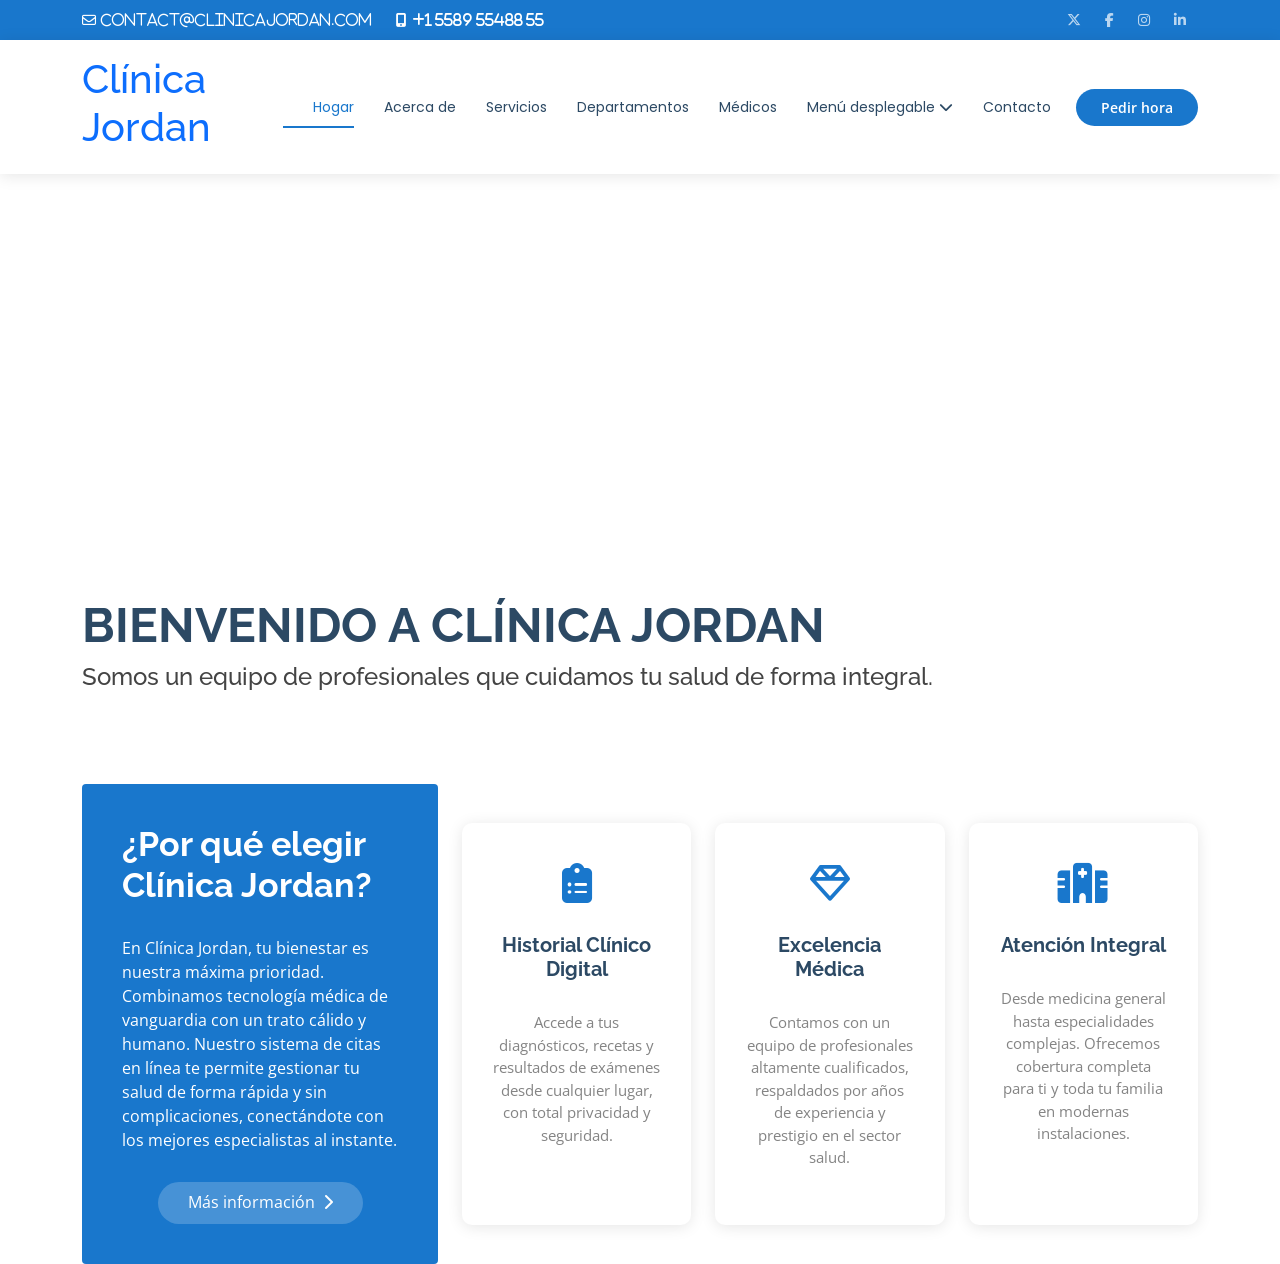
<file: public/index.html>
<!DOCTYPE html>
<html lang="es">
<head>
  <meta charset="UTF-8">
  <meta name="viewport" content="width=device-width, initial-scale=1.0">
  <title>Clínica Jordan - Inicio</title>
  
  <!-- Fonts -->
  <link href="https://fonts.googleapis.com/css2?family=Open+Sans:wght@300;400;500;600;700&family=Raleway:wght@300;400;500;600;700&family=Poppins:wght@300;400;500;600;700&display=swap" rel="stylesheet">
  
  <!-- Bootstrap CSS -->
  <link href="https://cdn.jsdelivr.net/npm/bootstrap@5.3.0/dist/css/bootstrap.min.css" rel="stylesheet">
  
  <!-- FontAwesome -->
  <link rel="stylesheet" href="https://cdnjs.cloudflare.com/ajax/libs/font-awesome/6.5.1/css/all.min.css">
  
  <style>
    :root {
      --primary: #1977cc;
      --secondary: #3291e6;
      --dark: #2c4964;
    }
    
    body {
      font-family: "Open Sans", sans-serif;
      color: #444444;
    }

    a {
      text-decoration: none;
    }

    h1, h2, h3, h4, h5, h6 {
      font-family: "Raleway", sans-serif;
    }

    /* Top Bar */
    #topbar {
      background: #1977cc;
      color: #fff;
      height: 40px;
      font-size: 14px;
      transition: all 0.5s;
      z-index: 996;
    }
    #topbar .contact-info i {
      font-style: normal;
      color: #fff;
    }
    #topbar .contact-info i a, #topbar .contact-info i span {
      padding-left: 5px;
      color: #fff;
    }
    #topbar .social-links a {
      color: rgba(255, 255, 255, 0.7);
      padding: 4px 12px;
      display: inline-block;
      line-height: 1px;
      transition: 0.3s;
    }
    #topbar .social-links a:hover {
      color: #fff;
    }

    /* Header */
    #header {
      background: #fff;
      transition: all 0.5s;
      z-index: 997;
      padding: 15px 0;
      box-shadow: 0px 2px 15px rgba(0, 0, 0, 0.1);
    }
    #header .logo h1 {
      font-size: 30px;
      margin: 0;
      padding: 0;
      line-height: 1;
      font-weight: 700;
      letter-spacing: 0.5px;
      font-family: "Poppins", sans-serif;
    }
    #header .logo h1 a {
      color: var(--dark);
    }

    /* Navbar */
    .navbar {
      padding: 0;
    }
    .navbar ul {
      margin: 0;
      padding: 0;
      display: flex;
      list-style: none;
      align-items: center;
    }
    .navbar li {
      position: relative;
    }
    .navbar a, .navbar a:focus {
      display: flex;
      align-items: center;
      justify-content: space-between;
      padding: 10px 0 10px 30px;
      font-family: "Poppins", sans-serif;
      font-size: 14px;
      color: var(--dark);
      white-space: nowrap;
      transition: 0.3s;
    }
    .navbar a:hover, .navbar .active, .navbar .active:focus, .navbar li:hover > a {
      color: var(--primary);
    }
    .navbar .active {
      border-bottom: 2px solid var(--primary);
      padding-bottom: 8px;
    }
    .navbar .dropdown ul {
      display: none;
      position: absolute;
      left: 14px;
      top: calc(100% + 30px);
      margin: 0;
      padding: 10px 0;
      z-index: 99;
      opacity: 0;
      visibility: hidden;
      background: #fff;
      box-shadow: 0px 0px 30px rgba(127, 137, 161, 0.25);
      transition: 0.3s;
      flex-direction: column;
    }
    .navbar .dropdown ul li {
      min-width: 200px;
    }
    .navbar .dropdown ul a {
      padding: 10px 20px;
      text-transform: none;
    }
    .navbar .dropdown:hover > ul {
      opacity: 1;
      top: 100%;
      visibility: visible;
      display: flex;
    }
    
    .appointment-btn {
      margin-left: 25px;
      background: var(--primary);
      color: #fff !important;
      border-radius: 50px;
      padding: 8px 25px !important;
      white-space: nowrap;
      transition: 0.3s;
      font-size: 14px;
      font-weight: 600;
    }
    .appointment-btn:hover {
      background: #166ab5;
      color: #fff;
    }

    /* Hero Section */
    #hero {
      width: 100%;
      height: 90vh;
      background: url("https://images.unsplash.com/photo-1638202993928-7267aad84c31?q=80&w=1920&auto=format&fit=crop") top center;
      background-size: cover;
      position: relative;
      margin-bottom: -200px;
    }
    #hero .container {
      position: relative;
      padding-top: 130px;
    }
    #hero::before {
      content: "";
      background: rgba(255, 255, 255, 0.85);
      background: linear-gradient(to right, rgba(255,255,255,1) 0%, rgba(255,255,255,0.7) 50%, rgba(255,255,255,0) 100%);
      position: absolute;
      bottom: 0;
      top: 0;
      left: 0;
      right: 0;
    }
    #hero h1 {
      margin: 0;
      font-size: 48px;
      font-weight: 700;
      line-height: 56px;
      text-transform: uppercase;
      color: var(--dark);
    }
    #hero h2 {
      color: #444444;
      margin: 10px 0 0 0;
      font-size: 24px;
    }

    /* Why Us Section */
    .why-us .container {
      position: relative;
      z-index: 10;
    }
    .why-us .content {
      padding: 40px;
      background: var(--primary);
      border-radius: 4px;
      color: #fff;
    }
    .why-us .content h3 {
      font-weight: 700;
      font-size: 34px;
      margin-bottom: 30px;
    }
    .why-us .content p {
      margin-bottom: 30px;
    }
    .why-us .content .more-btn {
      display: inline-block;
      background: rgba(255, 255, 255, 0.2);
      padding: 8px 30px 10px 30px;
      color: #fff;
      border-radius: 50px;
      transition: all ease-in-out 0.4s;
    }
    .why-us .content .more-btn:hover {
      color: var(--primary);
      background: #fff;
    }
    .why-us .icon-boxes .icon-box {
      text-align: center;
      border-radius: 10px;
      background: #fff;
      box-shadow: 0px 2px 15px rgba(0, 0, 0, 0.1);
      padding: 40px 30px;
      width: 100%;
      height: 100%;
    }
    .why-us .icon-boxes .icon-box i {
      font-size: 40px;
      color: var(--primary);
      margin-bottom: 30px;
    }
    .why-us .icon-boxes .icon-box h4 {
      font-size: 20px;
      font-weight: 700;
      margin: 0 0 30px 0;
      color: var(--dark);
    }
    .why-us .icon-boxes .icon-box p {
      font-size: 15px;
      color: #848484;
    }
  </style>
</head>
<body>

  <!-- Top Bar -->
  <div id="topbar" class="d-flex align-items-center">
    <div class="container d-flex justify-content-between">
      <div class="contact-info d-flex align-items-center">
        <i class="fa-regular fa-envelope"><a href="mailto:contact@clinicajordan.com">contact@clinicajordan.com</a></i>
        <i class="fa-solid fa-mobile-screen-button ms-4"><span>+1 5589 55488 55</span></i>
      </div>
      <div class="social-links d-none d-md-flex align-items-center">
        <a href="#" class="twitter"><i class="fa-brands fa-x-twitter"></i></a>
        <a href="#" class="facebook"><i class="fa-brands fa-facebook-f"></i></a>
        <a href="#" class="instagram"><i class="fa-brands fa-instagram"></i></a>
        <a href="#" class="linkedin"><i class="fa-brands fa-linkedin-in"></i></a>
      </div>
    </div>
  </div>

  <!-- Header -->
  <header id="header" class="sticky-top">
    <div class="container d-flex align-items-center">
      <h1 class="logo me-auto"><a href="index.html">Clínica Jordan</a></h1>
      
      <nav id="navbar" class="navbar order-last order-lg-0">
        <ul>
          <li><a class="nav-link scrollto active" href="#hero">Hogar</a></li>
          <li><a class="nav-link scrollto" href="#about">Acerca de</a></li>
          <li><a class="nav-link scrollto" href="#services">Servicios</a></li>
          <li><a class="nav-link scrollto" href="#departments">Departamentos</a></li>
          <li><a class="nav-link scrollto" href="#doctors">Médicos</a></li>
          <li class="dropdown"><a href="#"><span>Menú desplegable</span> <i class="fa-solid fa-chevron-down ms-1"></i></a>
            <ul>
              <li><a href="#">Opción 1</a></li>
              <li><a href="#">Opción 2</a></li>
            </ul>
          </li>
          <li><a class="nav-link scrollto" href="#contact">Contacto</a></li>
        </ul>
      </nav>

      <a href="portal.html" class="appointment-btn scrollto">Pedir hora</a>
    </div>
  </header>

  <!-- Hero Section -->
  <section id="hero" class="d-flex align-items-center">
    <div class="container">
      <h1>BIENVENIDO A CLÍNICA JORDAN</h1>
      <h2>Somos un equipo de profesionales que cuidamos tu salud de forma integral.</h2>
    </div>
  </section>

  <main id="main">
    <!-- Why Us Section -->
    <section id="why-us" class="why-us">
      <div class="container">
        <div class="row">
          <div class="col-lg-4 d-flex align-items-stretch">
            <div class="content">
              <h3>¿Por qué elegir Clínica Jordan?</h3>
              <p>
                En Clínica Jordan, tu bienestar es nuestra máxima prioridad. Combinamos tecnología médica de vanguardia con un trato cálido y humano. Nuestro sistema de citas en línea te permite gestionar tu salud de forma rápida y sin complicaciones, conectándote con los mejores especialistas al instante.
              </p>
              <div class="text-center">
                <a href="#" class="more-btn">Más información <i class="fa-solid fa-chevron-right ms-1"></i></a>
              </div>
            </div>
          </div>
          <div class="col-lg-8 d-flex align-items-stretch">
            <div class="icon-boxes d-flex flex-column justify-content-center">
              <div class="row">
                <div class="col-xl-4 d-flex align-items-stretch">
                  <div class="icon-box mt-4 mt-xl-0">
                    <i class="fa-solid fa-clipboard-list"></i>
                    <h4>Historial Clínico Digital</h4>
                    <p>Accede a tus diagnósticos, recetas y resultados de exámenes desde cualquier lugar, con total privacidad y seguridad.</p>
                  </div>
                </div>
                <div class="col-xl-4 d-flex align-items-stretch">
                  <div class="icon-box mt-4 mt-xl-0">
                    <i class="fa-regular fa-gem"></i>
                    <h4>Excelencia Médica</h4>
                    <p>Contamos con un equipo de profesionales altamente cualificados, respaldados por años de experiencia y prestigio en el sector salud.</p>
                  </div>
                </div>
                <div class="col-xl-4 d-flex align-items-stretch">
                  <div class="icon-box mt-4 mt-xl-0">
                    <i class="fa-solid fa-hospital"></i>
                    <h4>Atención Integral</h4>
                    <p>Desde medicina general hasta especialidades complejas. Ofrecemos cobertura completa para ti y toda tu familia en modernas instalaciones.</p>
                  </div>
                </div>
              </div>
            </div>
          </div>
        </div>
      </div>
    </section>
  </main>

  <script src="https://cdn.jsdelivr.net/npm/bootstrap@5.3.0/dist/js/bootstrap.bundle.min.js"></script>
</body>
</html>
</file>
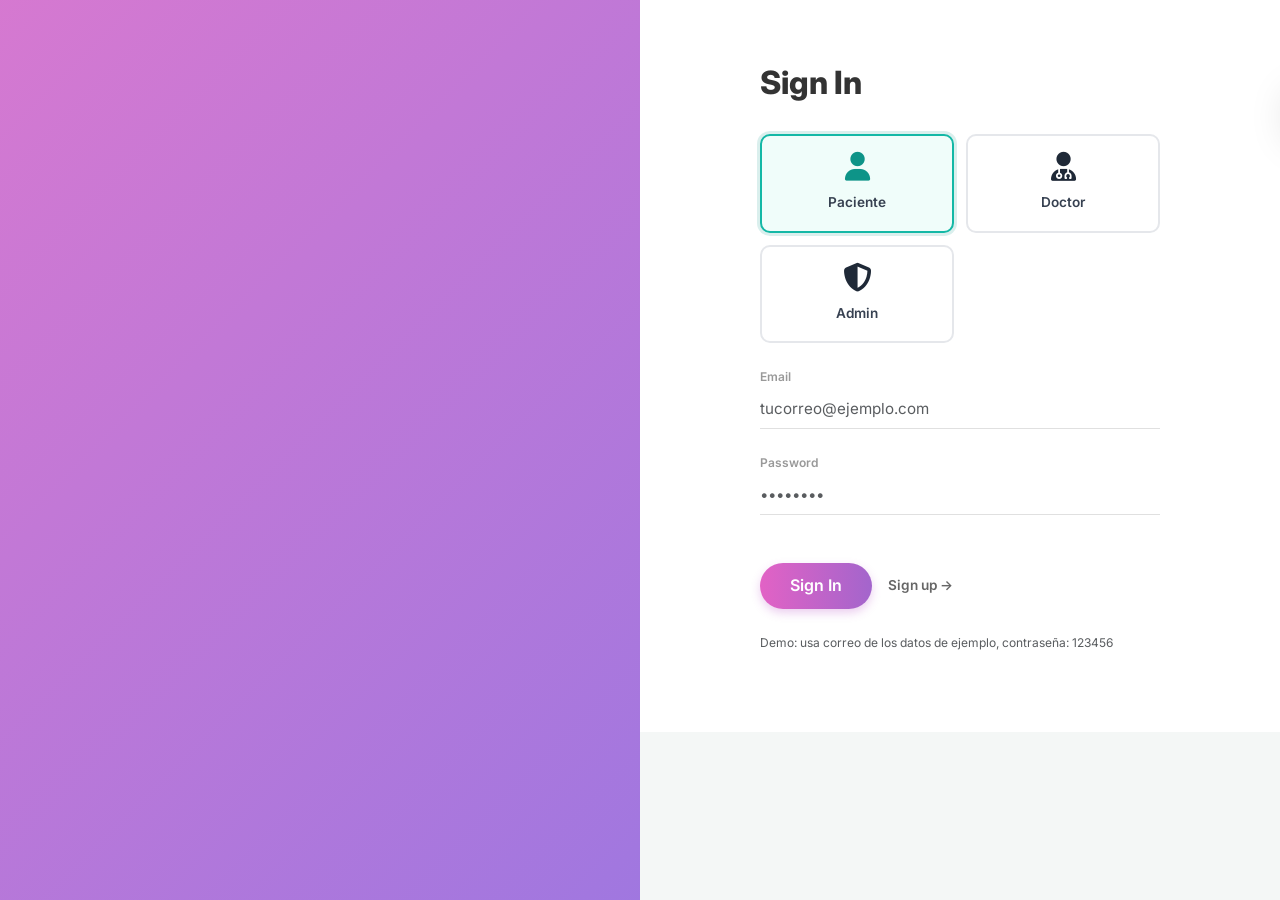
<file: public/portal.html>
<!DOCTYPE html>
<html lang="es">
<head>
  <meta charset="UTF-8">
  <meta name="viewport" content="width=device-width, initial-scale=1.0">
  <meta name="description" content="Clínica Jordan - Sistema profesional de gestión de citas médicas">
  <title>Clínica Jordan - Citas Médicas</title>
  <link rel="preconnect" href="https://fonts.googleapis.com">
  <link rel="preconnect" href="https://fonts.gstatic.com" crossorigin>
  <link href="https://fonts.googleapis.com/css2?family=Inter:wght@300;400;500;600;700;800&display=swap" rel="stylesheet">
  <link rel="stylesheet" href="https://cdnjs.cloudflare.com/ajax/libs/font-awesome/6.5.1/css/all.min.css">
  <link href="https://cdn.jsdelivr.net/npm/bootstrap@5.3.0/dist/css/bootstrap.min.css" rel="stylesheet">
  <link rel="stylesheet" href="css/styles.css">
</head>
<body>
  <!-- ═══════════════════════════════════════════════════════ -->
  <!-- LOGIN / REGISTER SCREEN                                 -->
  <!-- ═══════════════════════════════════════════════════════ -->
  <div class="auth-screen" id="authScreen">
    <div class="auth-bg">
      <div class="auth-bg__shape auth-bg__shape--1"></div>
      <div class="auth-bg__shape auth-bg__shape--2"></div>
      <div class="auth-bg__shape auth-bg__shape--3"></div>
    </div>
    <div class="auth-container" id="authContainer">
      <!-- Content rendered by JS -->
    </div>
  </div>

  <!-- ═══════════════════════════════════════════════════════ -->
  <!-- APP SHELL (hidden until login)                          -->
  <!-- ═══════════════════════════════════════════════════════ -->
  <div class="app-shell" id="appShell" style="display:none">
    
    <!-- HEADER / NAVBAR -->
    <header class="header" id="mainHeader">
      <div class="header__brand">
        <div class="header__logo">
          <i class="fa-solid fa-staff-snake"></i>
        </div>
        <span class="header__title">Clínica Jordan</span>
      </div>

      <nav class="header__nav" id="mainNav"></nav>

      <div class="header__actions">
        <button class="header__notif-btn" id="notifBtn" title="Notificaciones">
          <i class="fa-solid fa-bell"></i>
          <span class="notif-badge" id="notifBadge" style="display:none">0</span>
        </button>
        <div class="user-menu" id="userMenu">
          <div class="user-avatar">
            <i class="fa-solid fa-user-circle"></i>
          </div>
          <span class="user-name" id="currentUserName">Usuario</span>
          <i class="fa-solid fa-chevron-down"></i>
        </div>
        <button class="btn btn--danger" style="margin-left: 15px; padding: 6px 12px; display: flex; align-items: center; gap: 6px; font-size: 0.85rem;" onclick="logout()" title="Cerrar Sesión">
          <i class="fa-solid fa-right-from-bracket"></i>
          <span class="d-none d-md-inline">Salir</span>
        </button>
      </div>
    </header>

    <!-- SIDEBAR (Patient Portal) -->
    <aside class="sidebar" id="sidebar">
      <div class="sidebar__logo">
        <div class="sidebar__logo-icon">
          <i class="fa-solid fa-staff-snake"></i>
        </div>
        <span class="sidebar__logo-text">Clínica<br>Jordan</span>
      </div>
      <nav class="sidebar__nav" id="sidebarNav"></nav>
      <div class="sidebar__user" id="sidebarUser"></div>
    </aside>

    <!-- MAIN CONTENT -->
    <main class="main" id="mainContent">
      <div class="loading-screen" id="loadingScreen">
        <div class="loading-spinner"></div>
        <p>Cargando sistema...</p>
      </div>
    </main>
  </div>

  <!-- ═══════════════════════════════════════════════════════ -->
  <!-- MODAL                                                   -->
  <!-- ═══════════════════════════════════════════════════════ -->
  <div class="modal-overlay" id="modalOverlay">
    <div class="modal" id="modal">
      <div class="modal__header">
        <h3 class="modal__title" id="modalTitle">Modal</h3>
        <button class="modal__close" id="modalClose">&times;</button>
      </div>
      <div class="modal__body" id="modalBody"></div>
    </div>
  </div>

  <!-- TOAST NOTIFICATIONS -->
  <div class="toast-container" id="toastContainer"></div>

  <!-- NOTIFICATIONS PANEL -->
  <div class="notif-panel" id="notifPanel">
    <div class="notif-panel__header">
      <h4>Notificaciones</h4>
      <button class="btn btn--sm" id="markAllRead">Marcar leídas</button>
    </div>
    <div class="notif-panel__list" id="notifList"></div>
  </div>

  <script src="https://cdn.jsdelivr.net/npm/bootstrap@5.3.0/dist/js/bootstrap.bundle.min.js"></script>
  <script src="js/app.js"></script>
</body>
</html>
</file>
<file: public/css/styles.css>
/* ═══════════════════════════════════════════════════════════
   CLÍNICA JORDAN - Design System v2
   ═══════════════════════════════════════════════════════════ */

:root {
  --primary-900: #0c2340;
  --primary-800: #1a365d;
  --primary-700: #1e3a5f;
  --primary-600: #2a4a7f;
  --primary-500: #3b6ba5;
  --primary-400: #5b8ec9;
  --primary-300: #8bb4de;
  --primary-200: #bdd5ef;
  --primary-100: #e0ecf7;
  --primary-50:  #f0f6fc;

  --teal-700: #0f766e;
  --teal-600: #0d9488;
  --teal-500: #14b8a6;
  --teal-400: #2dd4bf;
  --teal-300: #5eead4;
  --teal-200: #99f6e4;
  --teal-100: #ccfbf1;
  --teal-50:  #f0fdfa;

  --gray-900: #111827;
  --gray-800: #1f2937;
  --gray-700: #374151;
  --gray-600: #4b5563;
  --gray-500: #6b7280;
  --gray-400: #9ca3af;
  --gray-300: #d1d5db;
  --gray-200: #e5e7eb;
  --gray-100: #f3f4f6;
  --gray-50:  #f9fafb;
  --white:    #ffffff;

  --success: #22c55e;
  --warning: #f59e0b;
  --danger:  #ef4444;
  --info:    #3b82f6;

  --shadow-sm:  0 1px 2px rgba(0,0,0,0.06);
  --shadow-md:  0 4px 6px -1px rgba(0,0,0,0.08), 0 2px 4px -1px rgba(0,0,0,0.04);
  --shadow-lg:  0 10px 25px -5px rgba(0,0,0,0.1), 0 8px 10px -6px rgba(0,0,0,0.04);
  --shadow-xl:  0 20px 40px -10px rgba(0,0,0,0.15);

  --radius-sm: 6px;
  --radius-md: 10px;
  --radius-lg: 16px;
  --radius-xl: 24px;
  --radius-full: 9999px;

  --transition-fast: 150ms cubic-bezier(0.4, 0, 0.2, 1);
  --transition-base: 250ms cubic-bezier(0.4, 0, 0.2, 1);
  --transition-slow: 400ms cubic-bezier(0.4, 0, 0.2, 1);

  --header-height: 64px;
  --sidebar-width: 220px;
}

*, *::before, *::after { margin:0; padding:0; box-sizing:border-box; }
html { scroll-behavior:smooth; font-size:16px; }
body {
  font-family: 'Inter', -apple-system, BlinkMacSystemFont, sans-serif;
  color: var(--gray-800);
  background: #f4f7f6; /* Fondo más claro para los dashboards */
  line-height: 1.6;
  min-height: 100vh;
  overflow-x: hidden;
}
a { text-decoration:none; color:inherit; }
button { cursor:pointer; border:none; background:none; font-family:inherit; font-size:inherit; }
img { max-width:100%; display:block; }

/* ═══════════════════════════════════════════════════════════
   AUTH SCREEN
   ═══════════════════════════════════════════════════════════ */
.auth-screen {
  min-height: 100vh;
  display: flex;
  align-items: center;
  justify-content: center;
  background: linear-gradient(135deg, var(--primary-900) 0%, var(--primary-700) 50%, var(--teal-700) 100%);
  position: relative;
  overflow: hidden;
}

.auth-bg__shape {
  position: absolute;
  border-radius: 50%;
  opacity: 0.08;
  background: var(--white);
}
.auth-bg__shape--1 { width: 600px; height: 600px; top: -200px; right: -100px; }
.auth-bg__shape--2 { width: 400px; height: 400px; bottom: -150px; left: -100px; }
.auth-bg__shape--3 { width: 200px; height: 200px; top: 50%; left: 50%; transform: translate(-50%, -50%); }

.auth-container {
  position: relative;
  z-index: 10;
  width: 100%;
  max-width: 480px;
  padding: 20px;
}

.auth-card {
  background: var(--white);
  border-radius: var(--radius-xl);
  box-shadow: var(--shadow-xl);
  overflow: hidden;
  animation: scaleIn 0.4s ease-out;
}

.auth-card__header {
  padding: 32px 32px 20px;
  text-align: center;
}

.auth-card__logo {
  width: 64px;
  height: 64px;
  background: linear-gradient(135deg, var(--teal-600), var(--teal-400));
  border-radius: var(--radius-lg);
  display: flex;
  align-items: center;
  justify-content: center;
  margin: 0 auto 16px;
  font-size: 1.8rem;
  color: var(--white);
  box-shadow: 0 4px 14px rgba(13,148,136,0.4);
}

.auth-card__header h1 {
  font-size: 1.5rem;
  font-weight: 800;
  color: var(--gray-900);
  margin-bottom: 4px;
}

.auth-card__header p {
  color: var(--gray-500);
  font-size: 0.875rem;
}

.auth-card__body {
  padding: 8px 32px 32px;
}

/* Auth tabs */
.auth-tabs {
  display: flex;
  margin-bottom: 20px;
  background: var(--gray-100);
  border-radius: var(--radius-full);
  padding: 3px;
}

.auth-tab {
  flex: 1;
  padding: 10px;
  text-align: center;
  border-radius: var(--radius-full);
  font-size: 0.85rem;
  font-weight: 600;
  color: var(--gray-500);
  transition: all var(--transition-fast);
}

.auth-tab.active {
  background: var(--white);
  color: var(--primary-800);
  box-shadow: var(--shadow-sm);
}

.auth-tab:hover:not(.active) {
  color: var(--gray-700);
}

/* Role selection */
.role-selection {
  display: grid;
  grid-template-columns: 1fr 1fr;
  gap: 12px;
  margin-bottom: 20px;
}

.role-card {
  border: 2px solid var(--gray-200);
  border-radius: var(--radius-md);
  padding: 16px;
  text-align: center;
  cursor: pointer;
  transition: all var(--transition-fast);
}

.role-card:hover {
  border-color: var(--teal-400);
  background: var(--teal-50);
}

.role-card.active {
  border-color: var(--teal-500);
  background: var(--teal-50);
  box-shadow: 0 0 0 3px rgba(13,148,136,0.15);
}

.role-card i {
  font-size: 1.8rem;
  margin-bottom: 8px;
  display: block;
}

.role-card.active i { color: var(--teal-600); }

.role-card span {
  font-size: 0.85rem;
  font-weight: 600;
  color: var(--gray-700);
}

.auth-form .form-row {
  display: grid;
  grid-template-columns: 1fr 1fr;
  gap: 12px;
}

.auth-footer {
  text-align: center;
  padding: 16px 32px 24px;
  font-size: 0.85rem;
  color: var(--gray-500);
}

.auth-footer a {
  color: var(--teal-600);
  font-weight: 600;
  cursor: pointer;
}

.auth-footer a:hover {
  text-decoration: underline;
}

.auth-error {
  background: #fee2e2;
  color: #991b1b;
  padding: 10px 14px;
  border-radius: var(--radius-md);
  font-size: 0.8rem;
  margin-bottom: 12px;
  display: none;
}

.auth-error.show {
  display: block;
  animation: slideUp 0.2s ease-out;
}

/* Colorlib Auth Styles */
.auth-split-layout {
  min-height: 100vh;
  display: flex;
}

.auth-split-bg {
  position: relative;
  background-image: url('https://images.unsplash.com/photo-1576091160399-112ba8d25d1d?ixlib=rb-1.2.1&auto=format&fit=crop&w=1920&q=80');
  background-size: cover;
  background-position: center;
}

.auth-split-bg::after {
  content: '';
  position: absolute;
  top: 0; left: 0; right: 0; bottom: 0;
  background: linear-gradient(135deg, rgba(206, 89, 199, 0.8) 0%, rgba(139, 87, 218, 0.8) 100%);
}

.auth-split-form-container {
  background: #ffffff;
  padding: 4rem;
  display: flex;
  flex-direction: column;
  justify-content: center;
  height: 100%;
}

.auth-split-title {
  font-weight: 800;
  font-size: 2rem;
  color: #333;
  margin-bottom: 2rem;
}

.auth-material-input {
  border: none !important;
  border-bottom: 1px solid #e0e0e0 !important;
  border-radius: 0 !important;
  padding: 0.5rem 0 !important;
  background: transparent !important;
  box-shadow: none !important;
  font-size: 0.95rem;
  color: #555;
  transition: border-color 0.3s;
}

.auth-material-input:focus {
  border-bottom-color: #ce59c7 !important;
}

.auth-material-label {
  font-size: 0.75rem;
  font-weight: 600;
  color: #999;
  text-transform: capitalize;
  margin-bottom: 0.2rem;
  display: block;
}

.auth-check-icon {
  position: absolute;
  right: 0;
  top: 50%;
  transform: translateY(-50%);
  color: #28a745;
  font-size: 0.9rem;
}

.auth-btn-gradient {
  background: linear-gradient(to right, #e262c5, #a365cc);
  border: none;
  border-radius: 30px;
  color: white;
  padding: 10px 30px;
  font-weight: 600;
  box-shadow: 0 4px 10px rgba(189, 93, 201, 0.3);
  transition: all 0.3s;
}

.auth-btn-gradient:hover {
  box-shadow: 0 6px 15px rgba(189, 93, 201, 0.5);
  transform: translateY(-1px);
}

.auth-link {
  color: #666;
  font-size: 0.85rem;
  text-decoration: none;
  font-weight: 600;
  margin-left: 1rem;
}

.auth-link:hover {
  color: #333;
}

/* ═══════════════════════════════════════════════════════════
   SIDEBAR
   ═══════════════════════════════════════════════════════════ */
.sidebar {
  position: fixed;
  top: 0;
  left: 0;
  width: var(--sidebar-width);
  height: 100vh;
  background: #2a364a;
  color: var(--gray-300);
  z-index: 900;
  display: flex;
  flex-direction: column;
  transition: transform var(--transition-base);
  box-shadow: 4px 0 16px rgba(0,0,0,0.1);
}

.sidebar.hidden { transform: translateX(-100%); }

.sidebar__logo {
  padding: 20px;
  display: flex;
  align-items: center;
  gap: 12px;
  border-bottom: 1px solid rgba(255,255,255,0.1);
}

.sidebar__logo-icon {
  width: 40px;
  height: 40px;
  background: linear-gradient(135deg, var(--teal-500), var(--teal-400));
  border-radius: var(--radius-md);
  display: flex;
  align-items: center;
  justify-content: center;
  color: var(--white);
  font-size: 18px;
  flex-shrink: 0;
}

.sidebar__logo-text {
  font-size: 0.95rem;
  font-weight: 700;
  color: var(--white);
  line-height: 1.2;
}

.sidebar__nav {
  flex: 1;
  padding: 16px 12px;
  display: flex;
  flex-direction: column;
  gap: 4px;
}

.sidebar-link {
  display: flex;
  align-items: center;
  padding: 12px 24px;
  color: var(--gray-400);
  text-decoration: none;
  transition: all var(--transition-fast);
  gap: 12px;
  font-weight: 500;
  border-left: 4px solid transparent;
}

.sidebar-link:hover {
  background: rgba(255, 255, 255, 0.05);
  color: var(--white);
}

.sidebar-link.active {
  background: rgba(255, 255, 255, 0.1);
  color: var(--white);
  border-left-color: var(--teal-400);
}

.sidebar-link i {
  width: 20px;
  text-align: center;
  font-size: 1rem;
}

.sidebar__user {
  padding: 16px;
  border-top: 1px solid rgba(255,255,255,0.1);
}

.sidebar__user-info {
  display: flex;
  align-items: center;
  gap: 10px;
  padding: 8px;
  border-radius: var(--radius-md);
  cursor: pointer;
}

.sidebar__user-avatar {
  width: 36px;
  height: 36px;
  border-radius: 50%;
  background: rgba(255,255,255,0.15);
  display: flex;
  align-items: center;
  justify-content: center;
  color: var(--white);
  font-size: 1rem;
}

.sidebar__user-name {
  font-size: 0.8rem;
  font-weight: 600;
  color: var(--white);
}

.sidebar__user-role {
  font-size: 0.7rem;
  color: var(--primary-300);
}

.sidebar__logout {
  display: flex;
  align-items: center;
  gap: 8px;
  width: 100%;
  padding: 8px 12px;
  margin-top: 8px;
  border-radius: var(--radius-md);
  color: var(--primary-300);
  font-size: 0.8rem;
  transition: all var(--transition-fast);
}

.sidebar__logout:hover {
  background: rgba(239,68,68,0.15);
  color: #fca5a5;
}

/* ═══════════════════════════════════════════════════════════
   HEADER
   ═══════════════════════════════════════════════════════════ */
.header {
  position: fixed;
  top: 0;
  left: 0;
  right: 0;
  height: var(--header-height);
  background: linear-gradient(135deg, var(--primary-900) 0%, var(--primary-700) 100%);
  display: flex;
  align-items: center;
  justify-content: space-between;
  padding: 0 24px;
  z-index: 1000;
  box-shadow: 0 2px 12px rgba(0,0,0,0.2);
  transition: left var(--transition-base);
}

.header.with-sidebar {
  left: var(--sidebar-width);
}

.header__brand { display:flex; align-items:center; gap:12px; }
.header__logo {
  width:40px; height:40px;
  background: linear-gradient(135deg, var(--teal-500), var(--teal-400));
  border-radius: var(--radius-md);
  display:flex; align-items:center; justify-content:center;
  color: var(--white); font-size:20px;
  box-shadow: 0 2px 8px rgba(13,148,136,0.4);
}
.header__title { font-size:1.25rem; font-weight:700; color:var(--white); letter-spacing:-0.02em; }

.header__nav { display:flex; align-items:center; gap:4px; }

.nav-link {
  display:flex; align-items:center; gap:8px;
  padding:8px 16px; border-radius:var(--radius-full);
  color:var(--primary-200); font-size:0.875rem; font-weight:500;
  transition: all var(--transition-fast);
}
.nav-link:hover { color:var(--white); background:rgba(255,255,255,0.1); }
.nav-link.active { color:var(--white); background:rgba(255,255,255,0.18); }

.header__actions { display:flex; align-items:center; gap:12px; }

.header__notif-btn {
  position: relative;
  width: 40px; height: 40px;
  border-radius: 50%;
  display: flex; align-items: center; justify-content: center;
  color: var(--primary-200);
  transition: all var(--transition-fast);
  font-size: 1.1rem;
}

.header__notif-btn:hover {
  background: rgba(255,255,255,0.1);
  color: var(--white);
}

.notif-badge {
  position: absolute;
  top: 4px; right: 4px;
  width: 18px; height: 18px;
  background: var(--danger);
  color: var(--white);
  border-radius: 50%;
  font-size: 0.65rem;
  font-weight: 700;
  display: flex; align-items: center; justify-content: center;
}

.user-menu {
  display:flex; align-items:center; gap:8px;
  padding:6px 12px; border-radius:var(--radius-full);
  cursor:pointer; transition:background var(--transition-fast);
  color:var(--white); position:relative;
}
.user-menu:hover { background:rgba(255,255,255,0.1); }
.user-avatar { font-size:28px; color:var(--primary-300); }
.user-name { font-size:0.85rem; font-weight:500; max-width:160px; overflow:hidden; text-overflow:ellipsis; white-space:nowrap; }
.user-menu .fa-chevron-down { font-size:0.65rem; opacity:0.7; }

/* ═══════════════════════════════════════════════════════════
   NOTIFICATIONS PANEL
   ═══════════════════════════════════════════════════════════ */
.notif-panel {
  position: fixed;
  top: var(--header-height);
  right: 0;
  width: 360px;
  max-height: calc(100vh - var(--header-height));
  background: var(--white);
  box-shadow: var(--shadow-xl);
  z-index: 2000;
  border-radius: 0 0 0 var(--radius-lg);
  transform: translateX(100%);
  transition: transform var(--transition-base);
  display: flex;
  flex-direction: column;
}

.notif-panel.open { transform: translateX(0); }

.notif-panel__header {
  padding: 16px 20px;
  border-bottom: 1px solid var(--gray-100);
  display: flex;
  align-items: center;
  justify-content: space-between;
}

.notif-panel__header h4 {
  font-size: 1rem;
  font-weight: 700;
}

.notif-panel__list {
  flex: 1;
  overflow-y: auto;
  max-height: 500px;
}

.notif-item {
  padding: 14px 20px;
  border-bottom: 1px solid var(--gray-50);
  transition: background var(--transition-fast);
  cursor: pointer;
}

.notif-item:hover { background: var(--gray-50); }
.notif-item.unread { background: var(--primary-50); border-left: 3px solid var(--primary-500); }

.notif-item__title {
  font-size: 0.85rem;
  font-weight: 600;
  color: var(--gray-800);
  margin-bottom: 2px;
}

.notif-item__message {
  font-size: 0.78rem;
  color: var(--gray-500);
  line-height: 1.4;
}

.notif-item__time {
  font-size: 0.7rem;
  color: var(--gray-400);
  margin-top: 4px;
}

/* ═══════════════════════════════════════════════════════════
   MAIN LAYOUT
   ═══════════════════════════════════════════════════════════ */
.main {
  margin-top: var(--header-height);
  min-height: calc(100vh - var(--header-height));
  padding: 24px;
  animation: fadeIn var(--transition-slow);
  transition: margin-left var(--transition-base);
}

.main.with-sidebar {
  margin-left: var(--sidebar-width);
}

@keyframes fadeIn { from{opacity:0;transform:translateY(8px)} to{opacity:1;transform:translateY(0)} }
@keyframes slideUp { from{opacity:0;transform:translateY(16px)} to{opacity:1;transform:translateY(0)} }
@keyframes slideRight { from{opacity:0;transform:translateX(-16px)} to{opacity:1;transform:translateX(0)} }
@keyframes scaleIn { from{opacity:0;transform:scale(0.95)} to{opacity:1;transform:scale(1)} }
@keyframes pulse { 0%,100%{opacity:1} 50%{opacity:0.5} }

.loading-screen { display:flex; flex-direction:column; align-items:center; justify-content:center; min-height:60vh; gap:16px; color:var(--gray-500); }
.loading-spinner { width:48px; height:48px; border:4px solid var(--gray-200); border-top-color:var(--teal-600); border-radius:50%; animation:spin 0.8s linear infinite; }
@keyframes spin { to{transform:rotate(360deg)} }

/* ═══════════════════════════════════════════════════════════
   CARDS
   ═══════════════════════════════════════════════════════════ */
.card {
  background: var(--white);
  border-radius: var(--radius-md);
  box-shadow: 0 2px 4px rgba(0,0,0,0.02), 0 1px 2px rgba(0,0,0,0.04);
  border: 1px solid var(--gray-200);
  overflow: hidden;
  transition: box-shadow var(--transition-fast);
}

.card:hover {
  box-shadow: 0 4px 6px rgba(0,0,0,0.04), 0 2px 4px rgba(0,0,0,0.02);
}
.card--elevated { box-shadow:var(--shadow-lg); }
.card--elevated:hover { box-shadow:var(--shadow-xl); transform:translateY(-2px); }
.card__header {
  padding: 16px 20px;
  border-bottom: 1px solid var(--gray-100);
  display: flex;
  justify-content: space-between;
  align-items: center;
}
.card__header h3 {
  font-size: 0.95rem;
  font-weight: 600;
  color: var(--gray-700);
  margin: 0;
  display: flex;
  align-items: center;
  gap: 8px;
}
.card__body {
  padding: 20px;
}
.card__footer { padding:12px 20px; border-top:1px solid var(--gray-100); background:var(--gray-50); }

.stats-grid { display:grid; grid-template-columns:repeat(auto-fit, minmax(200px, 1fr)); gap:16px; margin-bottom:24px; }
.stat-card {
  background:var(--white); border-radius:var(--radius-lg); padding:20px;
  display:flex; align-items:center; gap:16px;
  box-shadow:var(--shadow-md); transition:all var(--transition-base);
  animation:slideUp var(--transition-slow) both;
}
.stat-card:nth-child(2){animation-delay:0.05s} .stat-card:nth-child(3){animation-delay:0.1s} .stat-card:nth-child(4){animation-delay:0.15s}
.stat-card:hover { transform:translateY(-3px); box-shadow:var(--shadow-lg); }
.stat-card__icon { width:52px; height:52px; border-radius:var(--radius-md); display:flex; align-items:center; justify-content:center; font-size:1.3rem; flex-shrink:0; }
.stat-card__icon--blue { background:var(--primary-100); color:var(--primary-600); }
.stat-card__icon--teal { background:var(--teal-100); color:var(--teal-700); }
.stat-card__icon--green { background:#dcfce7; color:#16a34a; }
.stat-card__icon--orange { background:#fef3c7; color:#d97706; }
.stat-card__info h4 { font-size:0.75rem; font-weight:500; color:var(--gray-500); text-transform:uppercase; letter-spacing:0.04em; }
.stat-card__info .stat-value { font-size:1.75rem; font-weight:700; color:var(--gray-900); line-height:1.2; }

/* ═══════════════════════════════════════════════════════════
   BUTTONS
   ═══════════════════════════════════════════════════════════ */
.btn { display:inline-flex; align-items:center; gap:8px; padding:10px 20px; border-radius:var(--radius-md); font-size:0.875rem; font-weight:600; transition:all var(--transition-fast); white-space:nowrap; }
.btn--primary { background:linear-gradient(135deg, var(--teal-600), var(--teal-500)); color:var(--white); box-shadow:0 2px 8px rgba(13,148,136,0.3); }
.btn--primary:hover { background:linear-gradient(135deg, var(--teal-700), var(--teal-600)); box-shadow:0 4px 12px rgba(13,148,136,0.4); transform:translateY(-1px); }
.btn--secondary { background:var(--primary-800); color:var(--white); }
.btn--secondary:hover { background:var(--primary-700); transform:translateY(-1px); }
.btn--outline { border:2px solid var(--gray-300); color:var(--gray-700); background:var(--white); }
.btn--outline:hover { border-color:var(--teal-500); color:var(--teal-600); background:var(--teal-50); }
.btn--danger { background:var(--danger); color:var(--white); }
.btn--danger:hover { background:#dc2626; }
.btn--sm { padding:6px 12px; font-size:0.8rem; }
.btn--lg { padding:14px 28px; font-size:1rem; }
.btn--block { width:100%; justify-content:center; }

/* ═══════════════════════════════════════════════════════════
   BADGES
   ═══════════════════════════════════════════════════════════ */
.badge { display:inline-flex; align-items:center; gap:4px; padding:4px 10px; border-radius:var(--radius-full); font-size:0.75rem; font-weight:600; letter-spacing:0.02em; }
.badge--pending,.badge--pendiente { background:#fef3c7; color:#92400e; }
.badge--confirmed,.badge--confirmada { background:#dcfce7; color:#166534; }
.badge--cancelled,.badge--cancelada { background:#fee2e2; color:#991b1b; }
.badge--completed,.badge--completada { background:var(--primary-100); color:var(--primary-800); }
.badge--available { background:#dcfce7; color:#166534; }

/* ═══════════════════════════════════════════════════════════
   FORMS
   ═══════════════════════════════════════════════════════════ */
.form-group { margin-bottom:16px; }
.form-label { display:block; font-size:0.8rem; font-weight:600; color:var(--gray-700); margin-bottom:6px; }
.form-input, .form-select, .form-textarea {
  width:100%; padding:10px 14px; border:2px solid var(--gray-200); border-radius:var(--radius-md);
  font-size:0.875rem; font-family:inherit; color:var(--gray-800); background:var(--white);
  transition:all var(--transition-fast);
}
.form-input:focus, .form-select:focus, .form-textarea:focus { outline:none; border-color:var(--teal-500); box-shadow:0 0 0 3px rgba(13,148,136,0.15); }
.form-textarea { resize:vertical; min-height:100px; }
.form-select {
  appearance:none;
  background-image: url("data:image/svg+xml,%3Csvg xmlns='http://www.w3.org/2000/svg' width='12' height='12' viewBox='0 0 12 12'%3E%3Cpath d='M2 4l4 4 4-4' stroke='%236b7280' stroke-width='2' fill='none'/%3E%3C/svg%3E");
  background-repeat:no-repeat; background-position:right 12px center; padding-right:36px;
}

/* Nuevas utilidades para el Dashboard basado en las imágenes */
.dash-card-grid {
  display: grid;
  grid-template-columns: repeat(auto-fill, minmax(280px, 1fr));
  gap: 20px;
  margin-bottom: 24px;
}

.dash-stat-card {
  background: var(--white);
  border: 1px solid var(--gray-200);
  border-radius: var(--radius-md);
  padding: 20px;
  box-shadow: 0 1px 3px rgba(0,0,0,0.02);
}

.dash-stat-card__title {
  font-size: 0.85rem;
  font-weight: 600;
  color: var(--gray-500);
  text-transform: uppercase;
  margin-bottom: 12px;
}

.dash-stat-card__value {
  font-size: 2rem;
  font-weight: 300;
  color: var(--gray-800);
  margin-bottom: 16px;
  display: flex;
  align-items: baseline;
  gap: 8px;
}

.dash-stat-card__icon {
  font-size: 1.5rem;
  opacity: 0.7;
}

.dash-stat-card__progress-bar {
  height: 4px;
  background: var(--gray-100);
  border-radius: 2px;
  overflow: hidden;
  margin-bottom: 8px;
}

.dash-stat-card__progress-fill {
  height: 100%;
  border-radius: 2px;
}

.dash-stat-card__subtitle {
  font-size: 0.75rem;
  color: var(--gray-400);
}

.dash-empty-state {
  text-align: center;
  padding: 60px 20px;
  color: var(--gray-500);
}

.dash-empty-state__icon {
  font-size: 3rem;
  color: var(--gray-300);
  margin-bottom: 16px;
}

.dash-btn-teal {
  background-color: #14b8a6; /* Verde esmeralda de la imagen */
  color: white;
  border-radius: var(--radius-md);
  padding: 10px 24px;
  font-weight: 500;
  border: none;
  transition: background-color var(--transition-fast);
}

.dash-btn-teal:hover {
  background-color: #0d9488;
}

/* ═══════════════════════════════════════════════════════════
   MODULES: CALENDAR & WIZARD
   ═══════════════════════════════════════════════════════════ */

/* ═══════════════════════════════════════════════════════════
   NEXT APPOINTMENT CARD
   ═══════════════════════════════════════════════════════════ */
.next-appointment-card {
  background: linear-gradient(135deg, var(--primary-800), var(--primary-600));
  border-radius:var(--radius-lg); overflow:hidden; box-shadow:var(--shadow-lg);
  animation:slideUp var(--transition-slow) both; position:relative; margin-bottom:20px;
}
.next-appointment-card::before { content:''; position:absolute; top:-50%; right:-20%; width:300px; height:300px; background:rgba(255,255,255,0.05); border-radius:50%; }
.next-appt__badge { display:inline-block; padding:8px 20px; background:linear-gradient(135deg, var(--teal-600), var(--teal-500)); color:var(--white); font-weight:700; font-size:1rem; border-radius:0 0 var(--radius-md) 0; }
.next-appt__content { display:flex; align-items:center; justify-content:space-between; padding:20px 24px; position:relative; z-index:1; flex-wrap:wrap; gap:16px; }
.next-appt__doctor { display:flex; align-items:center; gap:16px; }
.next-appt__avatar { width:72px; height:72px; border-radius:var(--radius-lg); background:rgba(255,255,255,0.15); display:flex; align-items:center; justify-content:center; font-size:2rem; color:var(--white); }
.next-appt__info h3 { color:var(--white); font-size:1.15rem; font-weight:600; }
.next-appt__info p { color:var(--primary-200); font-size:0.85rem; }
.next-appt__info .appt-date { color:var(--teal-300); font-weight:600; margin-top:4px; }
.next-appt__info .appt-time { color:var(--teal-300); }
.next-appt__details { text-align:right; color:var(--primary-200); font-size:0.85rem; }
.next-appt__details .status-badge { display:inline-block; padding:4px 12px; border:1px solid var(--teal-400); border-radius:var(--radius-full); color:var(--teal-300); font-size:0.75rem; font-weight:600; margin-bottom:8px; }
.next-appt__actions { padding:0 24px 20px; position:relative; z-index:1; }
.next-appt__actions .btn { background:rgba(255,255,255,0.12); color:var(--white); border:1px solid rgba(255,255,255,0.2); width:100%; justify-content:center; backdrop-filter:blur(4px); }
.next-appt__actions .btn:hover { background:rgba(255,255,255,0.2); }

/* Quick sections */
.inicio-grid { display:grid; grid-template-columns:1fr 1fr; gap:20px; }
.quick-section { animation:slideUp var(--transition-slow) both; animation-delay:0.1s; }
.quick-section h3 { font-size:1rem; font-weight:700; color:var(--gray-800); margin-bottom:12px; }
.quick-link { display:flex; align-items:center; gap:10px; padding:10px 14px; border-radius:var(--radius-md); color:var(--primary-600); font-size:0.875rem; font-weight:500; transition:all var(--transition-fast); cursor:pointer; }
.quick-link:hover { background:var(--primary-50); color:var(--primary-800); }
.quick-link i { width:20px; text-align:center; }

/* ═══════════════════════════════════════════════════════════
   WIZARD
   ═══════════════════════════════════════════════════════════ */
.wizard-steps { display:flex; margin-bottom:32px; position:relative; }
.wizard-step { flex:1; display:flex; align-items:center; justify-content:center; padding:14px 16px; font-size:0.875rem; font-weight:600; color:var(--gray-400); background:var(--gray-200); position:relative; transition:all var(--transition-base); gap:8px; }
.wizard-step:first-child { border-radius:var(--radius-full) 0 0 var(--radius-full); }
.wizard-step:last-child { border-radius:0 var(--radius-full) var(--radius-full) 0; }
.wizard-step.active { background:linear-gradient(135deg, var(--teal-600), var(--teal-500)); color:var(--white); box-shadow:0 2px 12px rgba(13,148,136,0.3); z-index:1; }
.wizard-step.completed { background:var(--primary-800); color:var(--white); }
.wizard-step__number { width:24px; height:24px; border-radius:50%; background:rgba(255,255,255,0.2); display:flex; align-items:center; justify-content:center; font-size:0.75rem; }
.wizard-body { display:grid; grid-template-columns:1fr 340px; gap:24px; }

.filter-bar { display:flex; align-items:center; gap:12px; margin-bottom:20px; }
.filter-bar .form-select { max-width:240px; }

.doctors-grid { display:grid; grid-template-columns:repeat(auto-fill, minmax(240px, 1fr)); gap:16px; }
.doctor-card { background:var(--white); border:2px solid var(--gray-200); border-radius:var(--radius-lg); padding:16px; display:flex; align-items:center; gap:12px; cursor:pointer; transition:all var(--transition-fast); animation:scaleIn var(--transition-slow) both; }
.doctor-card:nth-child(2){animation-delay:0.05s} .doctor-card:nth-child(3){animation-delay:0.1s} .doctor-card:nth-child(4){animation-delay:0.15s}
.doctor-card:hover { border-color:var(--teal-400); box-shadow:var(--shadow-md); transform:translateY(-2px); }
.doctor-card.selected { border-color:var(--teal-500); background:var(--teal-50); box-shadow:0 0 0 3px rgba(13,148,136,0.15); }
.doctor-card__avatar { width:52px; height:52px; border-radius:var(--radius-md); background:var(--primary-100); display:flex; align-items:center; justify-content:center; font-size:1.4rem; color:var(--primary-600); flex-shrink:0; }
.doctor-card__info h4 { font-size:0.875rem; font-weight:600; color:var(--gray-800); }
.doctor-card__info p { font-size:0.75rem; color:var(--gray-500); }
.doctor-card__actions { margin-left:auto; display:flex; flex-direction:column; align-items:flex-end; gap:6px; }

/* Calendar */
.calendar-widget { background:var(--white); border-radius:var(--radius-lg); box-shadow:var(--shadow-md); overflow:hidden; }
.calendar__header { display:flex; align-items:center; justify-content:space-between; padding:16px; background:var(--gray-50); }
.calendar__header h4 { font-size:0.95rem; font-weight:600; color:var(--gray-800); }
.calendar__nav { display:flex; gap:8px; }
.calendar__nav button { width:32px; height:32px; border-radius:var(--radius-sm); background:var(--white); border:1px solid var(--gray-200); color:var(--gray-600); display:flex; align-items:center; justify-content:center; transition:all var(--transition-fast); }
.calendar__nav button:hover { border-color:var(--teal-500); color:var(--teal-600); }
.calendar__grid { display:grid; grid-template-columns:repeat(7,1fr); padding:8px; gap:2px; }
.calendar__day-name { text-align:center; font-size:0.7rem; font-weight:600; color:var(--gray-500); padding:8px 0; text-transform:uppercase; }
.calendar__day { text-align:center; padding:8px 0; border-radius:var(--radius-sm); font-size:0.85rem; cursor:pointer; transition:all var(--transition-fast); color:var(--gray-700); }
.calendar__day:hover:not(.calendar__day--disabled) { background:var(--teal-50); color:var(--teal-700); }
.calendar__day--today { background:var(--primary-100); font-weight:700; color:var(--primary-700); }
.calendar__day--selected { background:var(--teal-600)!important; color:var(--white)!important; font-weight:700; box-shadow:0 2px 6px rgba(13,148,136,0.3); }
.calendar__day--disabled { color:var(--gray-300); cursor:default; }
.calendar__day--other-month { color:var(--gray-300); }

.time-slots { margin-top:16px; }
.time-slots h4 { font-size:0.875rem; font-weight:600; color:var(--gray-800); margin-bottom:12px; }
.time-slots__grid { display:flex; flex-wrap:wrap; gap:8px; }
.time-slot { padding:8px 16px; border:2px solid var(--gray-200); border-radius:var(--radius-md); font-size:0.8rem; font-weight:500; color:var(--gray-700); cursor:pointer; transition:all var(--transition-fast); }
.time-slot:hover { border-color:var(--teal-400); color:var(--teal-700); background:var(--teal-50); }
.time-slot.selected { background:var(--teal-600); color:var(--white); border-color:var(--teal-600); box-shadow:0 2px 6px rgba(13,148,136,0.3); }

.appointment-summary { background:var(--white); border-radius:var(--radius-lg); box-shadow:var(--shadow-md); padding:20px; position:sticky; top:calc(var(--header-height) + 24px); }
.appointment-summary h3 { font-size:1rem; font-weight:700; color:var(--gray-800); margin-bottom:16px; padding-bottom:12px; border-bottom:2px solid var(--gray-100); }
.summary-item { display:flex; justify-content:space-between; padding:8px 0; font-size:0.85rem; }
.summary-item__label { color:var(--gray-500); font-weight:500; }
.summary-item__value { color:var(--gray-800); font-weight:600; text-align:right; max-width: 60%; }

.confirmation-view { text-align:center; padding:40px; animation:scaleIn var(--transition-slow); }
.confirmation-icon { width:80px; height:80px; background:#dcfce7; border-radius:50%; display:flex; align-items:center; justify-content:center; margin:0 auto 20px; font-size:2rem; color:#16a34a; }
.confirmation-view h2 { font-size:1.4rem; font-weight:700; color:var(--gray-900); margin-bottom:8px; }
.confirmation-view p { color:var(--gray-500); margin-bottom:24px; }

/* ═══════════════════════════════════════════════════════════
   TIMELINE (Historial)
   ═══════════════════════════════════════════════════════════ */
.view-historial__header { display:flex; align-items:center; justify-content:space-between; margin-bottom:24px; flex-wrap:wrap; gap:12px; }
.view-historial__header h1 { font-size:1.4rem; font-weight:700; color:var(--gray-900); }

.timeline { position:relative; padding-left:40px; }
.timeline::before { content:''; position:absolute; left:15px; top:0; bottom:0; width:3px; background:linear-gradient(180deg, var(--primary-500), var(--primary-300), var(--gray-300)); border-radius:2px; }
.timeline-item { position:relative; margin-bottom:24px; animation:slideRight var(--transition-slow) both; }
.timeline-item:nth-child(2){animation-delay:0.1s} .timeline-item:nth-child(3){animation-delay:0.2s} .timeline-item:nth-child(4){animation-delay:0.3s} .timeline-item:nth-child(5){animation-delay:0.4s}
.timeline-item__dot { position:absolute; left:-33px; top:20px; width:14px; height:14px; border-radius:50%; background:var(--primary-500); border:3px solid var(--white); box-shadow:0 0 0 2px var(--primary-400); z-index:1; }
.timeline-item__dot--completed,.timeline-item__dot--completada { background:var(--success); box-shadow:0 0 0 2px var(--success); }
.timeline-item__dot--cancelled,.timeline-item__dot--cancelada { background:var(--danger); box-shadow:0 0 0 2px var(--danger); }
.timeline-item__dot--confirmada { background:var(--info); box-shadow:0 0 0 2px var(--info); }
.timeline-item__date { font-size:0.8rem; font-weight:600; color:var(--gray-500); margin-bottom:6px; }
.timeline-item__card { background:var(--white); border-radius:var(--radius-md); padding:16px 20px; box-shadow:var(--shadow-md); border-left:4px solid var(--primary-500); transition:all var(--transition-base); }
.timeline-item__card:hover { box-shadow:var(--shadow-lg); transform:translateX(4px); }
.timeline-item__card h4 { font-size:0.95rem; font-weight:600; color:var(--gray-800); margin-bottom:4px; }
.timeline-item__card p { font-size:0.8rem; color:var(--gray-600); margin-bottom:2px; }
.timeline-item__card .doctor-name { color:var(--primary-600); font-weight:500; }

/* ═══════════════════════════════════════════════════════════
   DOCTOR DASHBOARD
   ═══════════════════════════════════════════════════════════ */
.doctor-header { display:flex; align-items:center; justify-content:space-between; margin-bottom:24px; animation:slideUp var(--transition-slow) both; flex-wrap:wrap; gap:16px; }
.doctor-header__profile { display:flex; align-items:center; gap:16px; }
.doctor-header__avatar { width:64px; height:64px; border-radius:var(--radius-lg); background:linear-gradient(135deg, var(--primary-200), var(--primary-100)); display:flex; align-items:center; justify-content:center; font-size:1.8rem; color:var(--primary-600); }
.doctor-header__info h1 { font-size:1.4rem; font-weight:700; color:var(--gray-900); }
.doctor-header__info p { color:var(--gray-500); font-size:0.875rem; }

.status-toggle { display:flex; align-items:center; gap:8px; font-size:0.875rem; font-weight:500; }
.status-toggle__switch { width:44px; height:24px; background:var(--gray-300); border-radius:var(--radius-full); position:relative; cursor:pointer; transition:background var(--transition-fast); }
.status-toggle__switch.active { background:var(--success); }
.status-toggle__switch::after { content:''; position:absolute; top:3px; left:3px; width:18px; height:18px; border-radius:50%; background:var(--white); box-shadow:var(--shadow-sm); transition:transform var(--transition-fast); }
.status-toggle__switch.active::after { transform:translateX(20px); }
.status-toggle__label { color:var(--success); font-weight:600; }

.doctor-layout { display:grid; grid-template-columns:300px 1fr; gap:20px; }

.patient-queue { animation:slideRight var(--transition-slow) both; }
.patient-queue .card__header { background:var(--primary-800); color:var(--white); }
.patient-queue .card__header h3 { color:var(--white); }
.queue-search { padding:12px 16px; border-bottom:1px solid var(--gray-100); }
.queue-search .form-input { border-radius:var(--radius-full); padding-left:36px; background-image:url("data:image/svg+xml,%3Csvg xmlns='http://www.w3.org/2000/svg' width='16' height='16' viewBox='0 0 24 24' fill='none' stroke='%239ca3af' stroke-width='2'%3E%3Ccircle cx='11' cy='11' r='8'/%3E%3Cline x1='21' y1='21' x2='16.65' y2='16.65'/%3E%3C/svg%3E"); background-repeat:no-repeat; background-position:12px center; }
.queue-list { max-height:500px; overflow-y:auto; }
.queue-item { display:flex; align-items:center; gap:12px; padding:12px 16px; border-bottom:1px solid var(--gray-50); cursor:pointer; transition:background var(--transition-fast); }
.queue-item:hover { background:var(--primary-50); }
.queue-item.active { background:var(--teal-50); border-left:3px solid var(--teal-600); }
.queue-item__dot { width:10px; height:10px; border-radius:50%; flex-shrink:0; }
.queue-item__dot--confirmada,.queue-item__dot--confirmed { background:var(--success); }
.queue-item__dot--pendiente,.queue-item__dot--pending { background:var(--warning); }
.queue-item__dot--cancelada,.queue-item__dot--cancelled { background:var(--danger); }
.queue-item__dot--completada { background:var(--info); }
.queue-item__info { flex:1; }
.queue-item__name { font-size:0.85rem; font-weight:600; color:var(--gray-800); }
.queue-item__detail { font-size:0.75rem; color:var(--gray-500); }

.daily-schedule { animation:slideUp var(--transition-slow) both; animation-delay:0.1s; }
.schedule-date { font-size:1.1rem; font-weight:700; color:var(--gray-800); padding:16px 20px; border-bottom:1px solid var(--gray-100); }
.schedule-timeline { padding:12px 20px; }
.schedule-hour { display:grid; grid-template-columns:60px 1fr; min-height:80px; border-bottom:1px solid var(--gray-100); }
.schedule-hour__label { font-size:0.8rem; font-weight:500; color:var(--gray-400); padding-top:8px; }
.schedule-hour__slots { padding:4px 0; }
.schedule-event { background:linear-gradient(135deg, var(--primary-700), var(--primary-600)); border-radius:var(--radius-md); padding:10px 14px; margin-bottom:4px; color:var(--white); font-size:0.8rem; transition:all var(--transition-fast); cursor:pointer; }
.schedule-event:hover { transform:scale(1.02); box-shadow:var(--shadow-md); }
.schedule-event__title { font-weight:600; margin-bottom:2px; }
.schedule-event__detail { opacity:0.85; font-size:0.75rem; }
.schedule-event--break { background:var(--gray-300); color:var(--gray-600); }
.schedule-event--completed,.schedule-event--completada { background:linear-gradient(135deg, #059669, #10b981); }

/* ═══════════════════════════════════════════════════════════
   CONSULTATION WORKSPACE (Enhanced)
   ═══════════════════════════════════════════════════════════ */
.consulta-layout { display:grid; grid-template-columns:280px 1fr; gap:20px; }
.patient-profile { animation:slideRight var(--transition-slow) both; }
.patient-profile__header { text-align:center; padding:24px 16px; background:linear-gradient(135deg, var(--gray-50), var(--white)); }
.patient-profile__avatar { width:80px; height:80px; border-radius:50%; background:var(--primary-100); display:flex; align-items:center; justify-content:center; font-size:2.2rem; color:var(--primary-500); margin:0 auto 12px; }
.patient-profile__name { font-size:1.1rem; font-weight:700; color:var(--gray-900); }
.patient-profile__detail { font-size:0.8rem; color:var(--gray-500); margin-top:2px; }
.patient-vitals { padding:16px; }
.patient-vitals h4 { font-size:0.75rem; font-weight:600; color:var(--gray-500); text-transform:uppercase; letter-spacing:0.04em; margin-bottom:12px; }
.vital-item { display:flex; justify-content:space-between; padding:6px 0; font-size:0.85rem; border-bottom:1px solid var(--gray-50); }
.vital-item__label { color:var(--gray-600); }
.vital-item__value { font-weight:600; color:var(--gray-800); }

/* Past history mini-timeline in profile */
.past-history { padding:0 16px 16px; }
.past-history h4 { font-size:0.75rem; font-weight:600; color:var(--gray-500); text-transform:uppercase; letter-spacing:0.04em; margin-bottom:12px; }
.past-history-item { display:flex; gap:10px; padding:8px 0; border-bottom:1px solid var(--gray-50); font-size:0.78rem; }
.past-history-item__dot { width:8px; height:8px; border-radius:50%; background:var(--primary-400); margin-top:4px; flex-shrink:0; }
.past-history-item__dot.active { background:var(--teal-500); }
.past-history-item__info { flex:1; }
.past-history-item__date { font-weight:600; color:var(--gray-700); }
.past-history-item__title { color:var(--gray-600); }
.past-history-item__desc { color:var(--gray-400); font-size:0.72rem; }

.workspace-grid { display:grid; grid-template-columns:1fr 1fr; gap:16px; }

/* ICD-10 Diagnosis Search */
.diagnosis-search { position:relative; }
.diagnosis-search .form-input { margin-bottom:0; }
.diagnosis-list { max-height:200px; overflow-y:auto; border:1px solid var(--gray-200); border-top:none; border-radius:0 0 var(--radius-md) var(--radius-md); }
.diagnosis-item { padding:8px 12px; font-size:0.8rem; cursor:pointer; transition:background var(--transition-fast); border-bottom:1px solid var(--gray-50); }
.diagnosis-item:hover { background:var(--primary-50); }
.diagnosis-item.selected { background:var(--teal-50); font-weight:600; }

/* Treatment Plan */
.treatment-plan { min-height:120px; }
.treatment-plan ul { padding-left:20px; }
.treatment-plan li { font-size:0.85rem; color:var(--gray-700); margin-bottom:4px; }

/* Prescription Builder */
.prescription-builder { margin-top:16px; }
.prescription-form { display:flex; gap:8px; margin-bottom:12px; flex-wrap:wrap; }
.prescription-form .form-input { flex:1; min-width:100px; padding:8px 10px; font-size:0.8rem; }
.prescribed-meds { border:1px solid var(--gray-200); border-radius:var(--radius-md); overflow:hidden; }
.prescribed-meds__header { padding:8px 12px; background:var(--gray-50); font-size:0.8rem; font-weight:600; color:var(--gray-700); border-bottom:1px solid var(--gray-200); }
.med-item { display:flex; align-items:center; justify-content:space-between; padding:8px 12px; border-bottom:1px solid var(--gray-50); font-size:0.8rem; }
.med-item__name { font-weight:500; color:var(--gray-800); }
.med-item__detail { color:var(--gray-500); }
.med-item__remove { color:var(--danger); cursor:pointer; padding:2px 6px; border-radius:4px; }
.med-item__remove:hover { background:#fee2e2; }

/* ═══════════════════════════════════════════════════════════
   MODAL & TOAST
   ═══════════════════════════════════════════════════════════ */
.modal-overlay { position:fixed; inset:0; background:rgba(0,0,0,0.5); backdrop-filter:blur(4px); z-index:3000; display:flex; align-items:center; justify-content:center; opacity:0; visibility:hidden; transition:all var(--transition-fast); }
.modal-overlay.open { opacity:1; visibility:visible; }
.modal { background:var(--white); border-radius:var(--radius-lg); box-shadow:var(--shadow-xl); width:90%; max-width:500px; max-height:80vh; overflow-y:auto; transform:scale(0.95) translateY(8px); transition:transform var(--transition-fast); }
.modal-overlay.open .modal { transform:scale(1) translateY(0); }
.modal__header { padding:16px 20px; border-bottom:1px solid var(--gray-100); display:flex; align-items:center; justify-content:space-between; }
.modal__title { font-size:1.1rem; font-weight:700; }
.modal__close { font-size:1.5rem; color:var(--gray-400); transition:color var(--transition-fast); line-height:1; }
.modal__close:hover { color:var(--gray-800); }
.modal__body { padding:20px; }

.toast-container { position:fixed; bottom:24px; right:24px; z-index:5000; display:flex; flex-direction:column; gap:8px; }
.toast { display:flex; align-items:center; gap:12px; padding:14px 20px; background:var(--white); border-radius:var(--radius-md); box-shadow:var(--shadow-xl); min-width:300px; animation:slideUp var(--transition-base); border-left:4px solid var(--teal-600); }
.toast--success { border-left-color:var(--success); }
.toast--error { border-left-color:var(--danger); }
.toast--warning { border-left-color:var(--warning); }
.toast__icon { font-size:1.1rem; }
.toast--success .toast__icon { color:var(--success); }
.toast--error .toast__icon { color:var(--danger); }
.toast--warning .toast__icon { color:var(--warning); }
.toast__message { font-size:0.85rem; font-weight:500; color:var(--gray-800); }
.toast__close { margin-left:auto; color:var(--gray-400); font-size:1.1rem; }

.empty-state { text-align:center; padding:48px 24px; color:var(--gray-400); }
.empty-state__icon { font-size:3rem; margin-bottom:16px; opacity:0.5; }
.empty-state h3 { font-size:1.1rem; font-weight:600; color:var(--gray-600); margin-bottom:8px; }
.empty-state p { font-size:0.875rem; color:var(--gray-400); }

/* ═══════════════════════════════════════════════════════════
   RESPONSIVE
   ═══════════════════════════════════════════════════════════ */
@media (max-width:1024px) {
  .wizard-body { grid-template-columns:1fr; }
  .doctor-layout { grid-template-columns:1fr; }
  .consulta-layout { grid-template-columns:1fr; }
  .appointment-summary { position:static; }
}

@media (max-width:768px) {
  .sidebar { transform:translateX(-100%); }
  .main.with-sidebar { margin-left:0; }
  .header.with-sidebar { left:0; }
  .header { padding:0 12px; }
  .header__nav { overflow-x:auto; }
  .nav-link { font-size:0.75rem; padding:6px 10px; }
  .main { padding:16px; }
  .inicio-grid { grid-template-columns:1fr; }
  .doctors-grid { grid-template-columns:1fr; }
  .workspace-grid { grid-template-columns:1fr; }
  .stats-grid { grid-template-columns:repeat(2, 1fr); }
  .wizard-step { font-size:0.75rem; padding:10px 8px; }
  .auth-container { padding:12px; }
  .notif-panel { width:100%; }
  .prescription-form { flex-direction:column; }
}

@media (max-width:480px) {
  .stats-grid { grid-template-columns:1fr; }
  .filter-bar { flex-direction:column; align-items:stretch; }
  .filter-bar .form-select { max-width:100%; }
  .role-selection { grid-template-columns:1fr; }
  .auth-form .form-row { grid-template-columns:1fr; }
}

/* ═══════════════════════════════════════════════════════════
   ADMIN PANEL — Dark Dashboard Style
   ═══════════════════════════════════════════════════════════ */

.admin-panel {
  padding: 0;
}

/* Panel header */
.admin-panel__title {
  font-size: 1.6rem;
  font-weight: 700;
  color: var(--gray-900);
  margin-bottom: 4px;
}
.admin-panel__subtitle {
  font-size: 0.875rem;
  color: var(--gray-500);
  margin: 0;
}

/* Live badge */
.admin-badge-live {
  display: inline-flex;
  align-items: center;
  gap: 6px;
  padding: 4px 12px;
  border-radius: var(--radius-full);
  background: rgba(34, 197, 94, 0.12);
  color: #16a34a;
  font-size: 0.78rem;
  font-weight: 600;
  letter-spacing: 0.03em;
}
.admin-badge-live i { font-size: 0.55rem; animation: pulse-live 1.5s ease-in-out infinite; }
@keyframes pulse-live { 0%,100% { opacity:1; } 50% { opacity: 0.3; } }

/* Refresh button */
.btn-admin-refresh {
  display: inline-flex;
  align-items: center;
  gap: 6px;
  padding: 7px 16px;
  border-radius: var(--radius-md);
  border: 1.5px solid var(--gray-200);
  background: var(--white);
  color: var(--gray-700);
  font-size: 0.82rem;
  font-weight: 500;
  cursor: pointer;
  transition: all var(--transition-fast);
}
.btn-admin-refresh:hover {
  background: var(--gray-100);
  border-color: var(--primary-400);
  color: var(--primary-600);
}

/* Stat Cards */
.admin-stat-card {
  border-radius: var(--radius-lg);
  padding: 20px;
  display: flex;
  align-items: center;
  gap: 16px;
  box-shadow: var(--shadow-md);
  transition: transform var(--transition-fast), box-shadow var(--transition-fast);
}
.admin-stat-card:hover {
  transform: translateY(-3px);
  box-shadow: var(--shadow-lg);
}
.admin-stat-card__icon {
  width: 52px;
  height: 52px;
  border-radius: var(--radius-md);
  display: flex;
  align-items: center;
  justify-content: center;
  font-size: 1.3rem;
  flex-shrink: 0;
}
.admin-stat-card__value {
  font-size: 2rem;
  font-weight: 800;
  line-height: 1;
  margin-bottom: 4px;
}
.admin-stat-card__label {
  font-size: 0.8rem;
  font-weight: 500;
  opacity: 0.75;
}

/* Blue */
.admin-stat-card--blue {
  background: linear-gradient(135deg, #1e3a5f, #2a4a7f);
  color: #fff;
}
.admin-stat-card--blue .admin-stat-card__icon {
  background: rgba(255,255,255,0.15);
  color: #bdd5ef;
}
/* Green */
.admin-stat-card--green {
  background: linear-gradient(135deg, #14532d, #16a34a);
  color: #fff;
}
.admin-stat-card--green .admin-stat-card__icon {
  background: rgba(255,255,255,0.15);
  color: #bbf7d0;
}
/* Amber */
.admin-stat-card--amber {
  background: linear-gradient(135deg, #92400e, #d97706);
  color: #fff;
}
.admin-stat-card--amber .admin-stat-card__icon {
  background: rgba(255,255,255,0.15);
  color: #fde68a;
}
/* Purple */
.admin-stat-card--purple {
  background: linear-gradient(135deg, #4c1d95, #7c3aed);
  color: #fff;
}
.admin-stat-card--purple .admin-stat-card__icon {
  background: rgba(255,255,255,0.15);
  color: #ddd6fe;
}

/* Admin Cards */
.admin-card {
  background: var(--white);
  border-radius: var(--radius-lg);
  box-shadow: var(--shadow-md);
  overflow: hidden;
  border: 1px solid var(--gray-200);
}
.admin-card__header {
  padding: 18px 24px;
  border-bottom: 1px solid var(--gray-100);
  background: var(--gray-50);
}
.admin-card__header h5 {
  font-size: 0.95rem;
  font-weight: 700;
  color: var(--gray-800);
}
.admin-card__body {
  padding: 20px 24px;
}

/* Count badge */
.admin-count-badge {
  display: inline-flex;
  align-items: center;
  justify-content: center;
  min-width: 22px;
  height: 22px;
  padding: 0 6px;
  border-radius: var(--radius-full);
  background: #f59e0b;
  color: #fff;
  font-size: 0.72rem;
  font-weight: 700;
}

/* Action buttons */
.btn-admin-action {
  display: inline-flex;
  align-items: center;
  gap: 5px;
  padding: 5px 12px;
  border-radius: 6px;
  font-size: 0.78rem;
  font-weight: 600;
  cursor: pointer;
  border: none;
  transition: all var(--transition-fast);
}
.btn-admin-action:disabled {
  opacity: 0.4;
  cursor: not-allowed;
}
.btn-admin-action--green { background: #dcfce7; color: #15803d; }
.btn-admin-action--green:hover:not(:disabled) { background: #16a34a; color: #fff; }
.btn-admin-action--red { background: #fee2e2; color: #dc2626; }
.btn-admin-action--red:hover:not(:disabled) { background: #dc2626; color: #fff; }

/* Admin Table */
.admin-table {
  font-size: 0.86rem;
}
.admin-table thead th {
  background: var(--gray-50);
  color: var(--gray-500);
  font-size: 0.75rem;
  font-weight: 600;
  letter-spacing: 0.05em;
  text-transform: uppercase;
  border-bottom: 1px solid var(--gray-200);
  padding: 12px 16px;
  white-space: nowrap;
}
.admin-table tbody td {
  padding: 13px 16px;
  border-bottom: 1px solid var(--gray-100);
  vertical-align: middle;
}
.admin-table tbody tr:last-child td { border-bottom: none; }
.admin-table tbody tr:hover td { background: var(--gray-50); }

/* User avatar */
.admin-user-avatar {
  width: 36px;
  height: 36px;
  border-radius: var(--radius-md);
  display: flex;
  align-items: center;
  justify-content: center;
  font-size: 0.9rem;
  flex-shrink: 0;
}
.admin-user-avatar--blue { background: var(--primary-100); color: var(--primary-600); }
.admin-user-avatar--teal { background: var(--teal-100); color: var(--teal-600); }

/* Role badge */
.admin-role-badge {
  display: inline-flex;
  align-items: center;
  gap: 5px;
  padding: 3px 10px;
  border-radius: var(--radius-full);
  font-size: 0.72rem;
  font-weight: 600;
}
.admin-role-badge--blue { background: var(--primary-100); color: var(--primary-700); }
.admin-role-badge--teal { background: var(--teal-100); color: var(--teal-700); }

/* Status badge */
.admin-status-badge {
  display: inline-block;
  padding: 3px 10px;
  border-radius: var(--radius-full);
  font-size: 0.72rem;
  font-weight: 600;
  text-transform: capitalize;
}
.admin-status-badge--activo { background: #dcfce7; color: #15803d; }
.admin-status-badge--pendiente { background: #fef9c3; color: #92400e; }
.admin-status-badge--rechazado { background: #fee2e2; color: #dc2626; }
.admin-status-badge--inactivo { background: var(--gray-100); color: var(--gray-500); }

/* Empty state for admin */
.admin-empty-state {
  text-align: center;
  padding: 48px 24px;
  color: var(--gray-400);
}
.admin-empty-state h6 { color: var(--gray-600); font-weight: 600; margin-bottom: 6px; }
.admin-empty-state p { font-size: 0.85rem; }

/* Admin nav tabs */
.admin-nav-tabs .nav-link {
  color: var(--gray-500);
  font-size: 0.85rem;
  font-weight: 500;
  padding: 8px 16px;
  border: none;
  border-radius: 0;
  border-bottom: 2px solid transparent;
}
.admin-nav-tabs .nav-link:hover { color: var(--primary-600); }
.admin-nav-tabs .nav-link.active {
  color: var(--primary-600);
  background: none;
  border-bottom-color: var(--primary-600);
  font-weight: 600;
}

/* Header with Bootstrap JS tab support */
</file>
